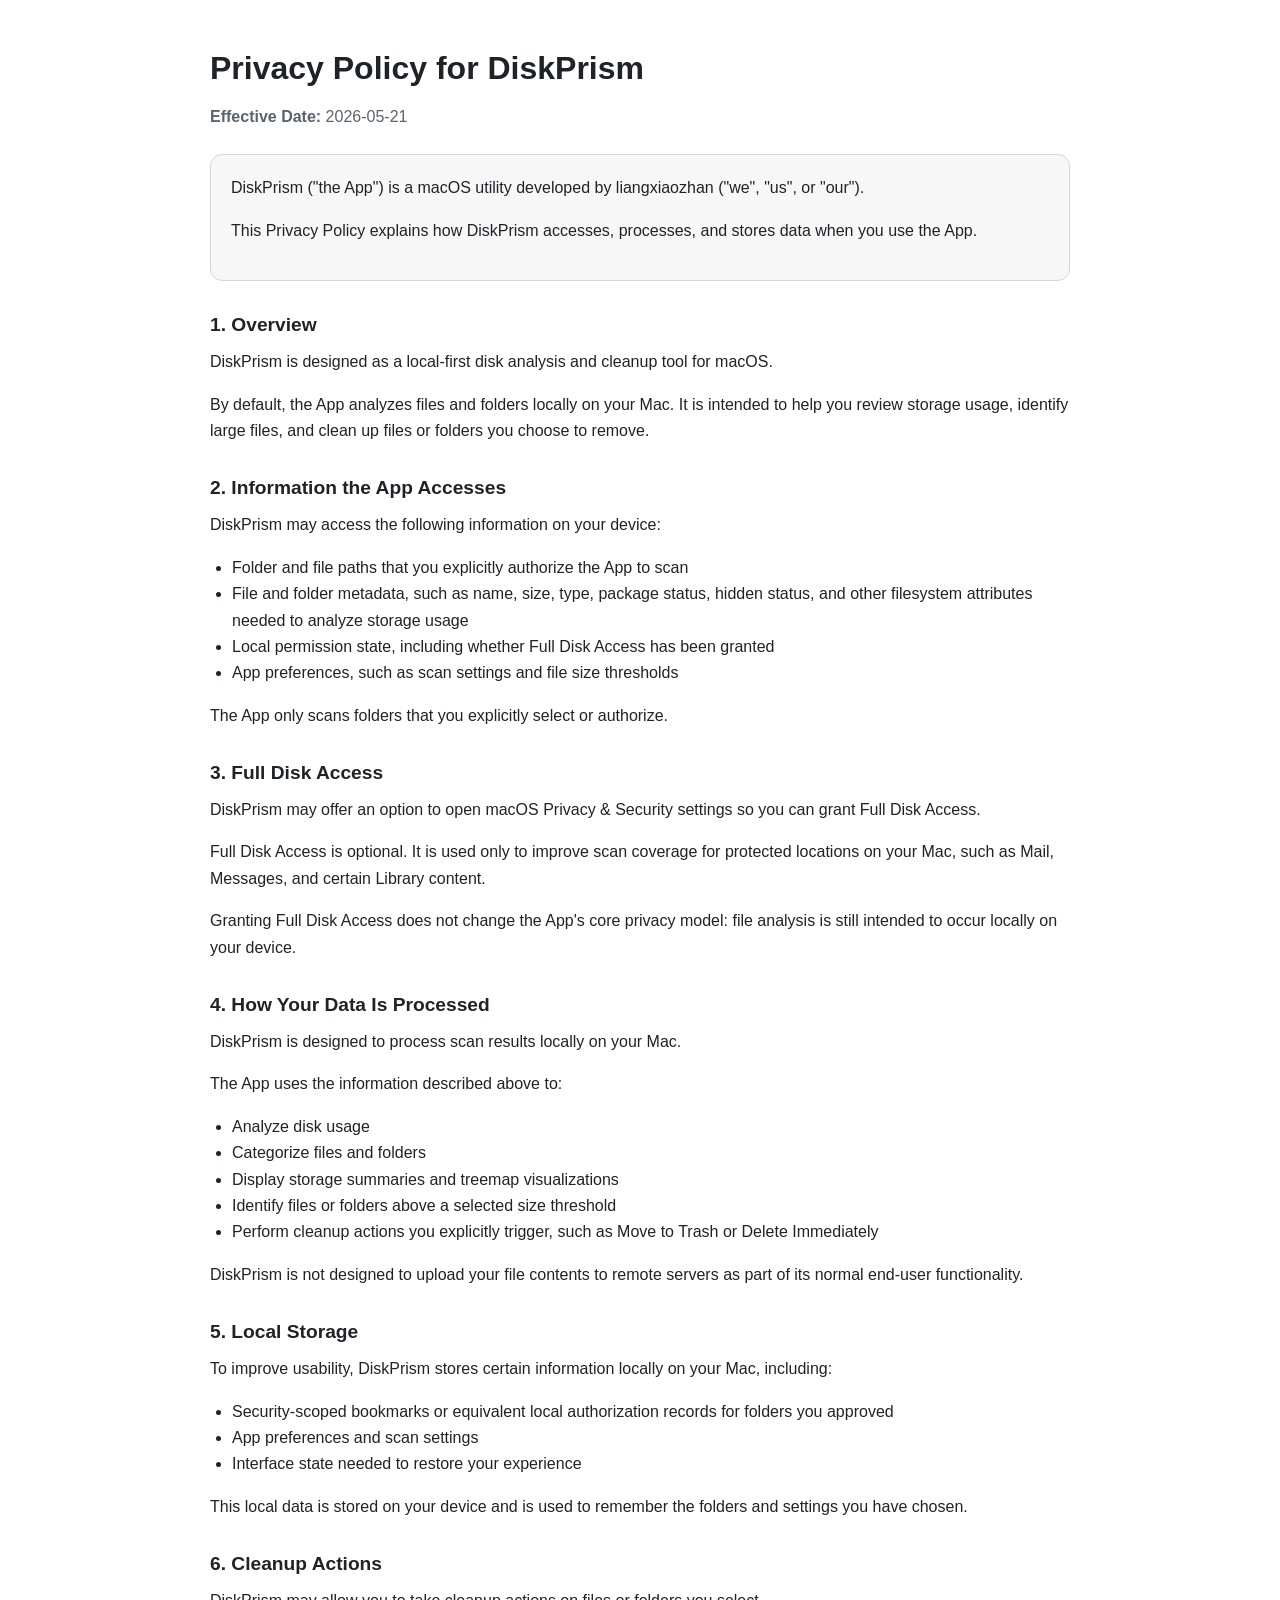
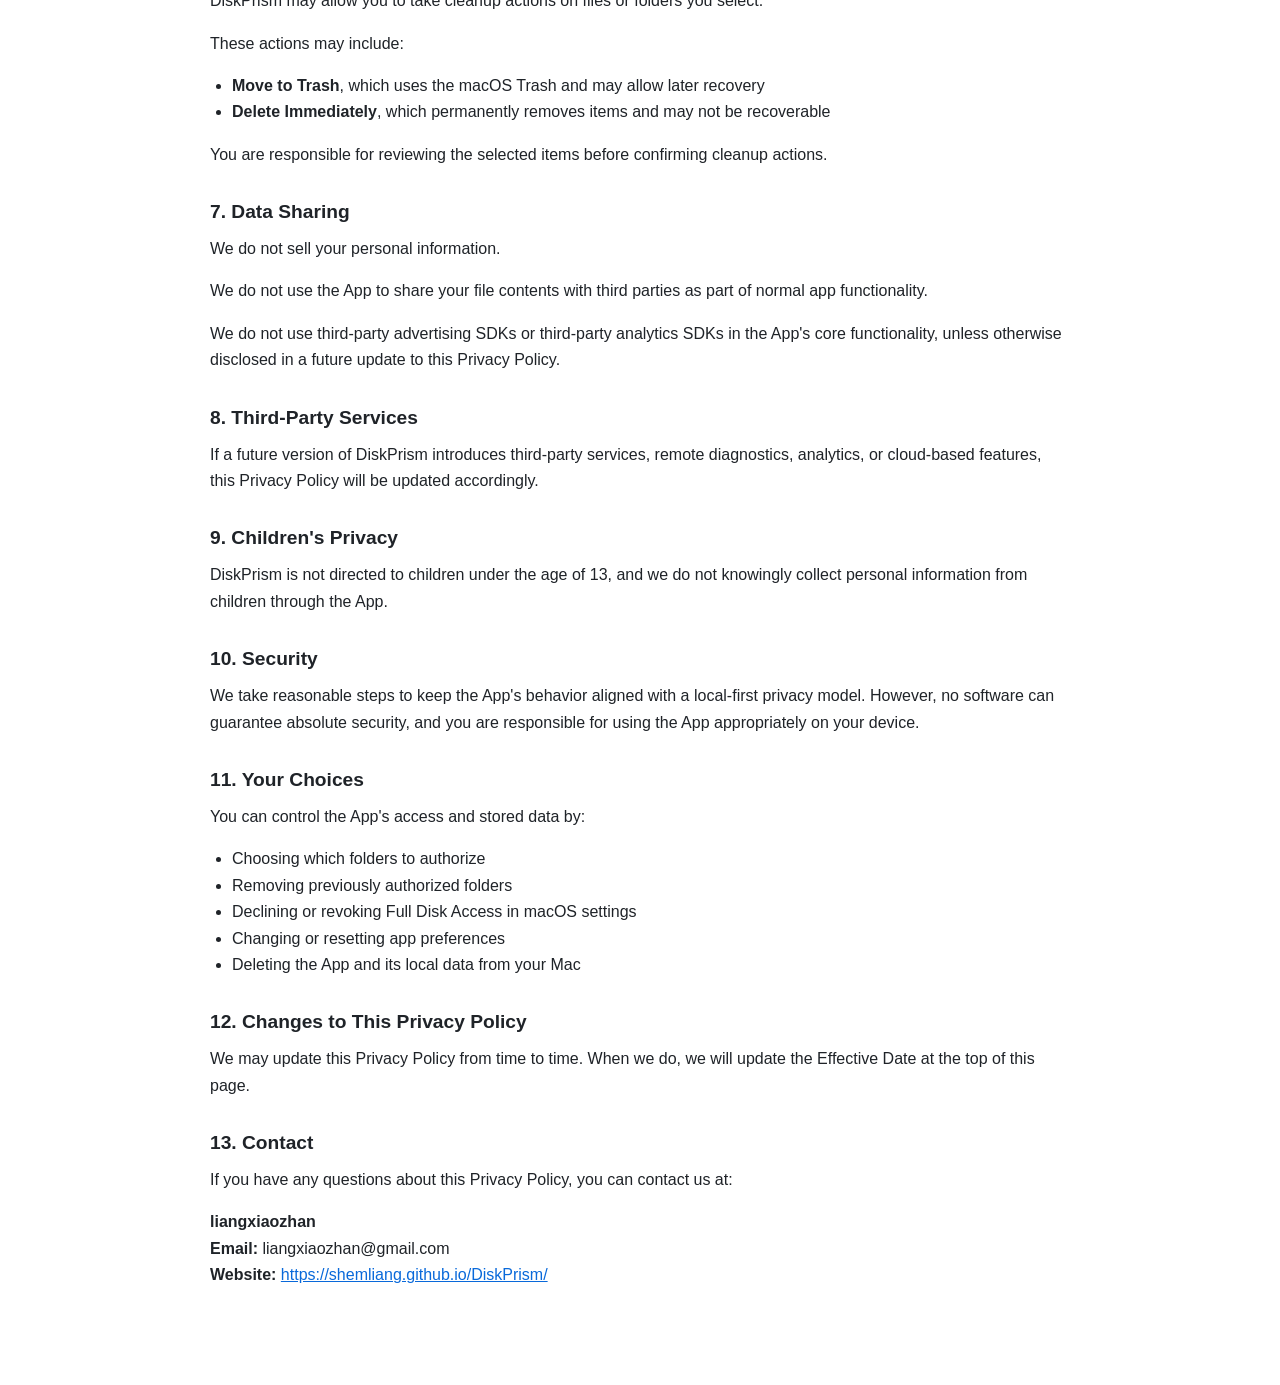
<file: privacy-policy.html>
<!DOCTYPE html>
<html lang="en">
<head>
    <meta charset="utf-8">
    <meta name="viewport" content="width=device-width, initial-scale=1">
    <title>Privacy Policy for DiskPrism</title>
    <style>
        :root {
            color-scheme: light dark;
            --bg: #ffffff;
            --panel: #f7f7f8;
            --text: #1f2328;
            --muted: #59636e;
            --border: #d0d7de;
            --link: #0969da;
        }

        @media (prefers-color-scheme: dark) {
            :root {
                --bg: #0d1117;
                --panel: #161b22;
                --text: #e6edf3;
                --muted: #9da7b3;
                --border: #30363d;
                --link: #58a6ff;
            }
        }

        body {
            margin: 0;
            background: var(--bg);
            color: var(--text);
            font: 16px/1.65 -apple-system, BlinkMacSystemFont, "Segoe UI", sans-serif;
        }

        main {
            max-width: 860px;
            margin: 0 auto;
            padding: 48px 24px 80px;
        }

        h1, h2 {
            line-height: 1.25;
        }

        h1 {
            margin: 0 0 16px;
            font-size: 2rem;
        }

        h2 {
            margin: 32px 0 12px;
            font-size: 1.2rem;
        }

        p, ul {
            margin: 0 0 16px;
        }

        ul {
            padding-left: 22px;
        }

        .meta {
            color: var(--muted);
            margin-bottom: 24px;
        }

        .card {
            background: var(--panel);
            border: 1px solid var(--border);
            border-radius: 12px;
            padding: 20px;
            margin: 24px 0 32px;
        }

        a {
            color: var(--link);
        }
    </style>
</head>
<body>
<main>
    <h1>Privacy Policy for DiskPrism</h1>
    <p class="meta"><strong>Effective Date:</strong> 2026-05-21</p>

    <div class="card">
        <p>DiskPrism ("the App") is a macOS utility developed by liangxiaozhan ("we", "us", or "our").</p>
        <p>This Privacy Policy explains how DiskPrism accesses, processes, and stores data when you use the App.</p>
    </div>

    <h2>1. Overview</h2>
    <p>DiskPrism is designed as a local-first disk analysis and cleanup tool for macOS.</p>
    <p>By default, the App analyzes files and folders locally on your Mac. It is intended to help you review storage usage, identify large files, and clean up files or folders you choose to remove.</p>

    <h2>2. Information the App Accesses</h2>
    <p>DiskPrism may access the following information on your device:</p>
    <ul>
        <li>Folder and file paths that you explicitly authorize the App to scan</li>
        <li>File and folder metadata, such as name, size, type, package status, hidden status, and other filesystem attributes needed to analyze storage usage</li>
        <li>Local permission state, including whether Full Disk Access has been granted</li>
        <li>App preferences, such as scan settings and file size thresholds</li>
    </ul>
    <p>The App only scans folders that you explicitly select or authorize.</p>

    <h2>3. Full Disk Access</h2>
    <p>DiskPrism may offer an option to open macOS Privacy &amp; Security settings so you can grant Full Disk Access.</p>
    <p>Full Disk Access is optional. It is used only to improve scan coverage for protected locations on your Mac, such as Mail, Messages, and certain Library content.</p>
    <p>Granting Full Disk Access does not change the App's core privacy model: file analysis is still intended to occur locally on your device.</p>

    <h2>4. How Your Data Is Processed</h2>
    <p>DiskPrism is designed to process scan results locally on your Mac.</p>
    <p>The App uses the information described above to:</p>
    <ul>
        <li>Analyze disk usage</li>
        <li>Categorize files and folders</li>
        <li>Display storage summaries and treemap visualizations</li>
        <li>Identify files or folders above a selected size threshold</li>
        <li>Perform cleanup actions you explicitly trigger, such as Move to Trash or Delete Immediately</li>
    </ul>
    <p>DiskPrism is not designed to upload your file contents to remote servers as part of its normal end-user functionality.</p>

    <h2>5. Local Storage</h2>
    <p>To improve usability, DiskPrism stores certain information locally on your Mac, including:</p>
    <ul>
        <li>Security-scoped bookmarks or equivalent local authorization records for folders you approved</li>
        <li>App preferences and scan settings</li>
        <li>Interface state needed to restore your experience</li>
    </ul>
    <p>This local data is stored on your device and is used to remember the folders and settings you have chosen.</p>

    <h2>6. Cleanup Actions</h2>
    <p>DiskPrism may allow you to take cleanup actions on files or folders you select.</p>
    <p>These actions may include:</p>
    <ul>
        <li><strong>Move to Trash</strong>, which uses the macOS Trash and may allow later recovery</li>
        <li><strong>Delete Immediately</strong>, which permanently removes items and may not be recoverable</li>
    </ul>
    <p>You are responsible for reviewing the selected items before confirming cleanup actions.</p>

    <h2>7. Data Sharing</h2>
    <p>We do not sell your personal information.</p>
    <p>We do not use the App to share your file contents with third parties as part of normal app functionality.</p>
    <p>We do not use third-party advertising SDKs or third-party analytics SDKs in the App's core functionality, unless otherwise disclosed in a future update to this Privacy Policy.</p>

    <h2>8. Third-Party Services</h2>
    <p>If a future version of DiskPrism introduces third-party services, remote diagnostics, analytics, or cloud-based features, this Privacy Policy will be updated accordingly.</p>

    <h2>9. Children's Privacy</h2>
    <p>DiskPrism is not directed to children under the age of 13, and we do not knowingly collect personal information from children through the App.</p>

    <h2>10. Security</h2>
    <p>We take reasonable steps to keep the App's behavior aligned with a local-first privacy model. However, no software can guarantee absolute security, and you are responsible for using the App appropriately on your device.</p>

    <h2>11. Your Choices</h2>
    <p>You can control the App's access and stored data by:</p>
    <ul>
        <li>Choosing which folders to authorize</li>
        <li>Removing previously authorized folders</li>
        <li>Declining or revoking Full Disk Access in macOS settings</li>
        <li>Changing or resetting app preferences</li>
        <li>Deleting the App and its local data from your Mac</li>
    </ul>

    <h2>12. Changes to This Privacy Policy</h2>
    <p>We may update this Privacy Policy from time to time. When we do, we will update the Effective Date at the top of this page.</p>

    <h2>13. Contact</h2>
    <p>If you have any questions about this Privacy Policy, you can contact us at:</p>
    <p><strong>liangxiaozhan</strong><br>
    <strong>Email:</strong> liangxiaozhan@gmail.com<br>
    <strong>Website:</strong> <a href="https://shemliang.github.io/DiskPrism/">https://shemliang.github.io/DiskPrism/</a></p>
</main>
</body>
</html>
</file>
